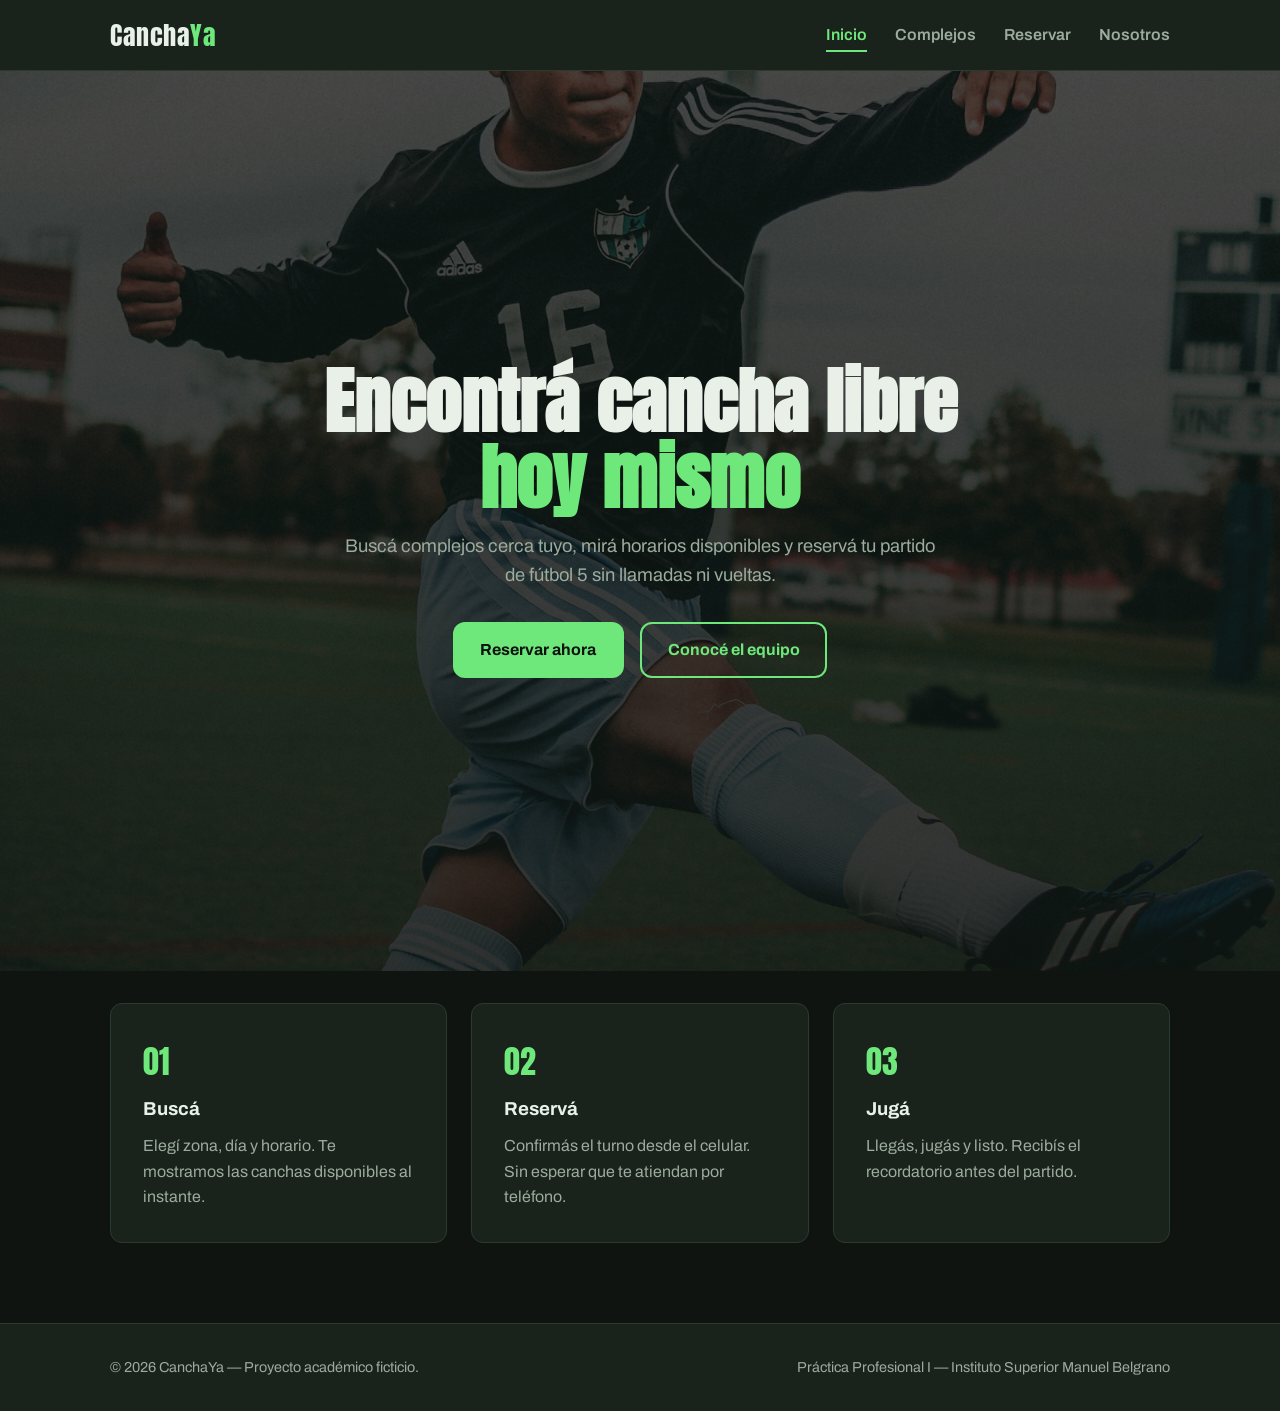
<file: index.html>
<!DOCTYPE html>
<!-- =========================================================================
     PÁGINA: Inicio (index.html)
     RESPONSABLE: [FED] Federico Cabrera — Frontend / HTML
     QUÉ HACE: estructura semántica base, header y footer comunes, y el "hero"
               de bienvenida. El contenido/mensajes los define [GON] Gonzalo.
     ========================================================================= -->
<html lang="es">
<head>
  <meta charset="UTF-8">                                  <!-- acentos y ñ -->
  <meta name="viewport" content="width=device-width, initial-scale=1.0"> <!-- responsive -->
  <!-- [GUS] meta author: autoría de esta página (requisito de rúbrica) -->
  <meta name="author" content="Federico Cabrera">
  <meta name="description" content="CanchaYa: reservá tu cancha de fútbol 5 en Mendoza en segundos.">
  <title>CanchaYa — Reservá tu cancha en segundos</title>

  <link rel="preconnect" href="https://fonts.googleapis.com">
  <link rel="preconnect" href="https://fonts.gstatic.com" crossorigin>
  <link href="https://fonts.googleapis.com/css2?family=Anton&family=Archivo:wght@400;600;700&display=swap" rel="stylesheet">
  <link rel="stylesheet" href="css/estilos.css">
</head>

<body>

  <!-- [FED] HEADER común (se repite igual en las 4 páginas) -->
  <header class="cabecera">
    <div class="contenedor">
      <a href="index.html" class="logo">Cancha<span>Ya</span></a>
      <!-- [FED] botón hamburguesa: solo visible en móvil (ver CSS) -->
      <button class="hamburguesa" aria-label="Abrir menú">&#9776;</button>
      <nav>
        <ul class="menu">
          <li><a href="index.html" class="activo">Inicio</a></li>
          <li><a href="complejos.html">Complejos</a></li>
          <li><a href="reservar.html">Reservar</a></li>
          <li><a href="nosotros.html">Nosotros</a></li>
        </ul>
      </nav>
    </div>
  </header>

  <main>
    <!-- [FED] estructura del hero | [GON] textos del hero -->
    <section class="hero">
      <div class="contenedor hero-contenido">
        <h1>Encontrá cancha libre <span>hoy mismo</span></h1>
        <p>
          Buscá complejos cerca tuyo, mirá horarios disponibles y reservá
          tu partido de fútbol 5 sin llamadas ni vueltas.
        </p>
        <div class="hero-acciones">
          <a href="reservar.html" class="boton boton-primario">Reservar ahora</a>
          <a href="nosotros.html" class="boton boton-secundario">Conocé el equipo</a>
        </div>
      </div>
    </section>

    <!-- [GON] sección "cómo funciona" en 3 pasos -->
    <section class="contenedor">
      <div class="tarjetas">
        <article class="tarjeta">
          <div class="numero">01</div>
          <h3>Buscá</h3>
          <p>Elegí zona, día y horario. Te mostramos las canchas disponibles al instante.</p>
        </article>
        <article class="tarjeta">
          <div class="numero">02</div>
          <h3>Reservá</h3>
          <p>Confirmás el turno desde el celular. Sin esperar que te atiendan por teléfono.</p>
        </article>
        <article class="tarjeta">
          <div class="numero">03</div>
          <h3>Jugá</h3>
          <p>Llegás, jugás y listo. Recibís el recordatorio antes del partido.</p>
        </article>
      </div>
    </section>
  </main>

  <!-- [FED] FOOTER común -->
  <footer class="pie">
    <div class="contenedor">
      <span>© 2026 CanchaYa — Proyecto académico ficticio.</span>
      <span>Práctica Profesional I — Instituto Superior Manuel Belgrano</span>
    </div>
  </footer>

  <!-- [FED] script del menú hamburguesa -->
  <script src="js/menu.js"></script>
</body>
</html>
</file>
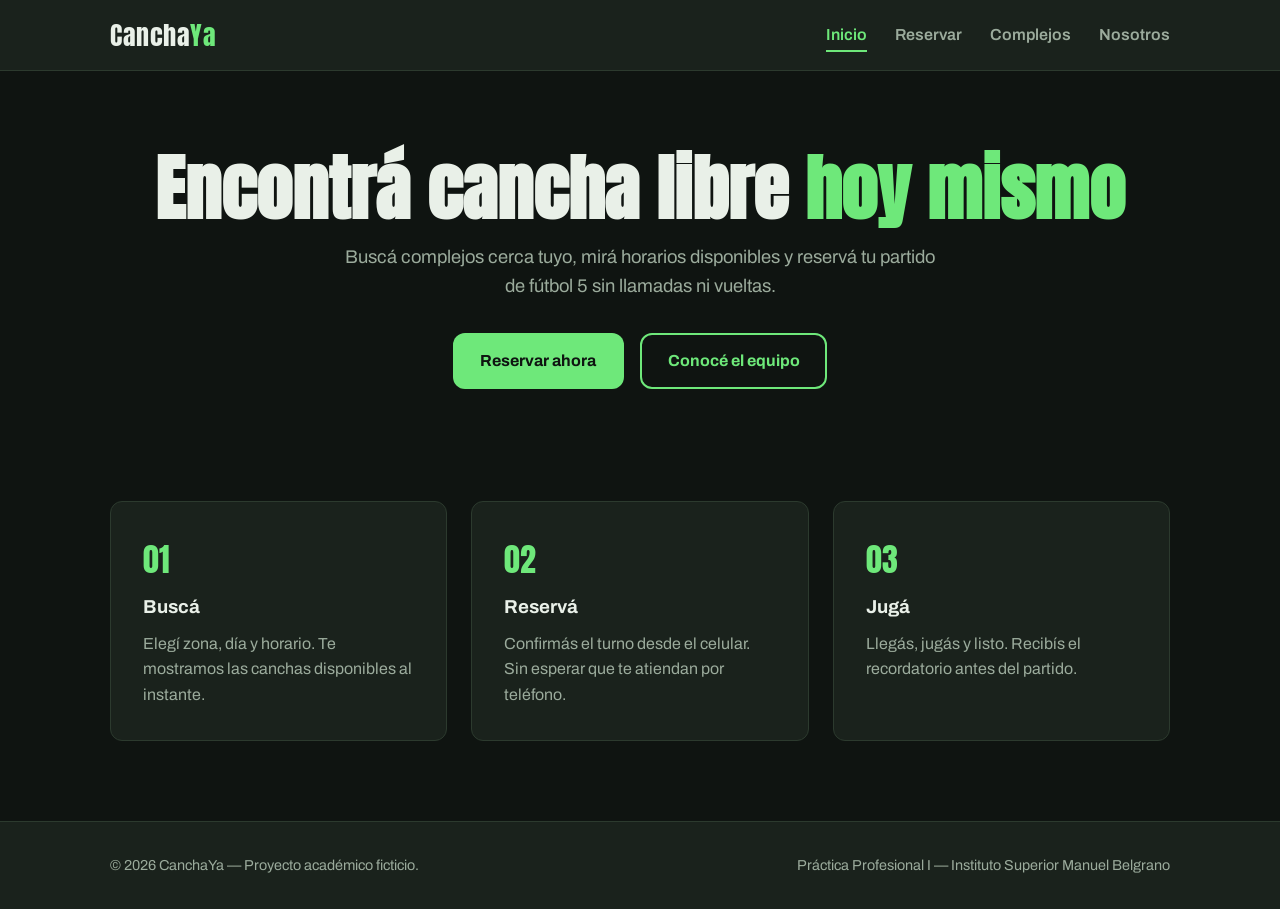
<file: canchaya/index.html>
<!DOCTYPE html>
<!-- =========================================================================
     PÁGINA: Inicio (index.html)
     RESPONSABLE: [FED] Federico Cabrera — Frontend / HTML
     QUÉ HACE: estructura semántica base, header y footer comunes, y el "hero"
               de bienvenida. El contenido/mensajes los define [GON] Gonzalo.
     ========================================================================= -->
<html lang="es">
<head>
  <meta charset="UTF-8">                                  <!-- acentos y ñ -->
  <meta name="viewport" content="width=device-width, initial-scale=1.0"> <!-- responsive -->
  <!-- [GUS] meta author: autoría de esta página (requisito de rúbrica) -->
  <meta name="author" content="Federico Cabrera">
  <meta name="description" content="CanchaYa: reservá tu cancha de fútbol 5 en Mendoza en segundos.">
  <title>CanchaYa — Reservá tu cancha en segundos</title>

  <link rel="preconnect" href="https://fonts.googleapis.com">
  <link rel="preconnect" href="https://fonts.gstatic.com" crossorigin>
  <link href="https://fonts.googleapis.com/css2?family=Anton&family=Archivo:wght@400;600;700&display=swap" rel="stylesheet">
  <link rel="stylesheet" href="css/estilos.css">
</head>

<body>

  <!-- [FED] HEADER común (se repite igual en las 4 páginas) -->
  <header class="cabecera">
    <div class="contenedor">
      <a href="index.html" class="logo">Cancha<span>Ya</span></a>
      <!-- [FED] botón hamburguesa: solo visible en móvil (ver CSS) -->
      <button class="hamburguesa" aria-label="Abrir menú">&#9776;</button>
      <nav>
        <ul class="menu">
          <li><a href="index.html" class="activo">Inicio</a></li>
          <li><a href="reservar.html">Reservar</a></li>
          <li><a href="complejos.html">Complejos</a></li>
          <li><a href="nosotros.html">Nosotros</a></li>
        </ul>
      </nav>
    </div>
  </header>

  <main>
    <!-- [FED] estructura del hero | [GON] textos del hero -->
    <section class="hero">
      <div class="contenedor">
        <h1>Encontrá cancha libre <span>hoy mismo</span></h1>
        <p>
          Buscá complejos cerca tuyo, mirá horarios disponibles y reservá
          tu partido de fútbol 5 sin llamadas ni vueltas.
        </p>
        <div class="hero-acciones">
          <a href="reservar.html" class="boton boton-primario">Reservar ahora</a>
          <a href="nosotros.html" class="boton boton-secundario">Conocé el equipo</a>
        </div>
      </div>
    </section>

    <!-- [GON] sección "cómo funciona" en 3 pasos -->
    <section class="contenedor">
      <div class="tarjetas">
        <article class="tarjeta">
          <div class="numero">01</div>
          <h3>Buscá</h3>
          <p>Elegí zona, día y horario. Te mostramos las canchas disponibles al instante.</p>
        </article>
        <article class="tarjeta">
          <div class="numero">02</div>
          <h3>Reservá</h3>
          <p>Confirmás el turno desde el celular. Sin esperar que te atiendan por teléfono.</p>
        </article>
        <article class="tarjeta">
          <div class="numero">03</div>
          <h3>Jugá</h3>
          <p>Llegás, jugás y listo. Recibís el recordatorio antes del partido.</p>
        </article>
      </div>
    </section>
  </main>

  <!-- [FED] FOOTER común -->
  <footer class="pie">
    <div class="contenedor">
      <span>© 2026 CanchaYa — Proyecto académico ficticio.</span>
      <span>Práctica Profesional I — Instituto Superior Manuel Belgrano</span>
    </div>
  </footer>

  <!-- [FED] script del menú hamburguesa -->
  <script src="js/menu.js"></script>
</body>
</html>
</file>
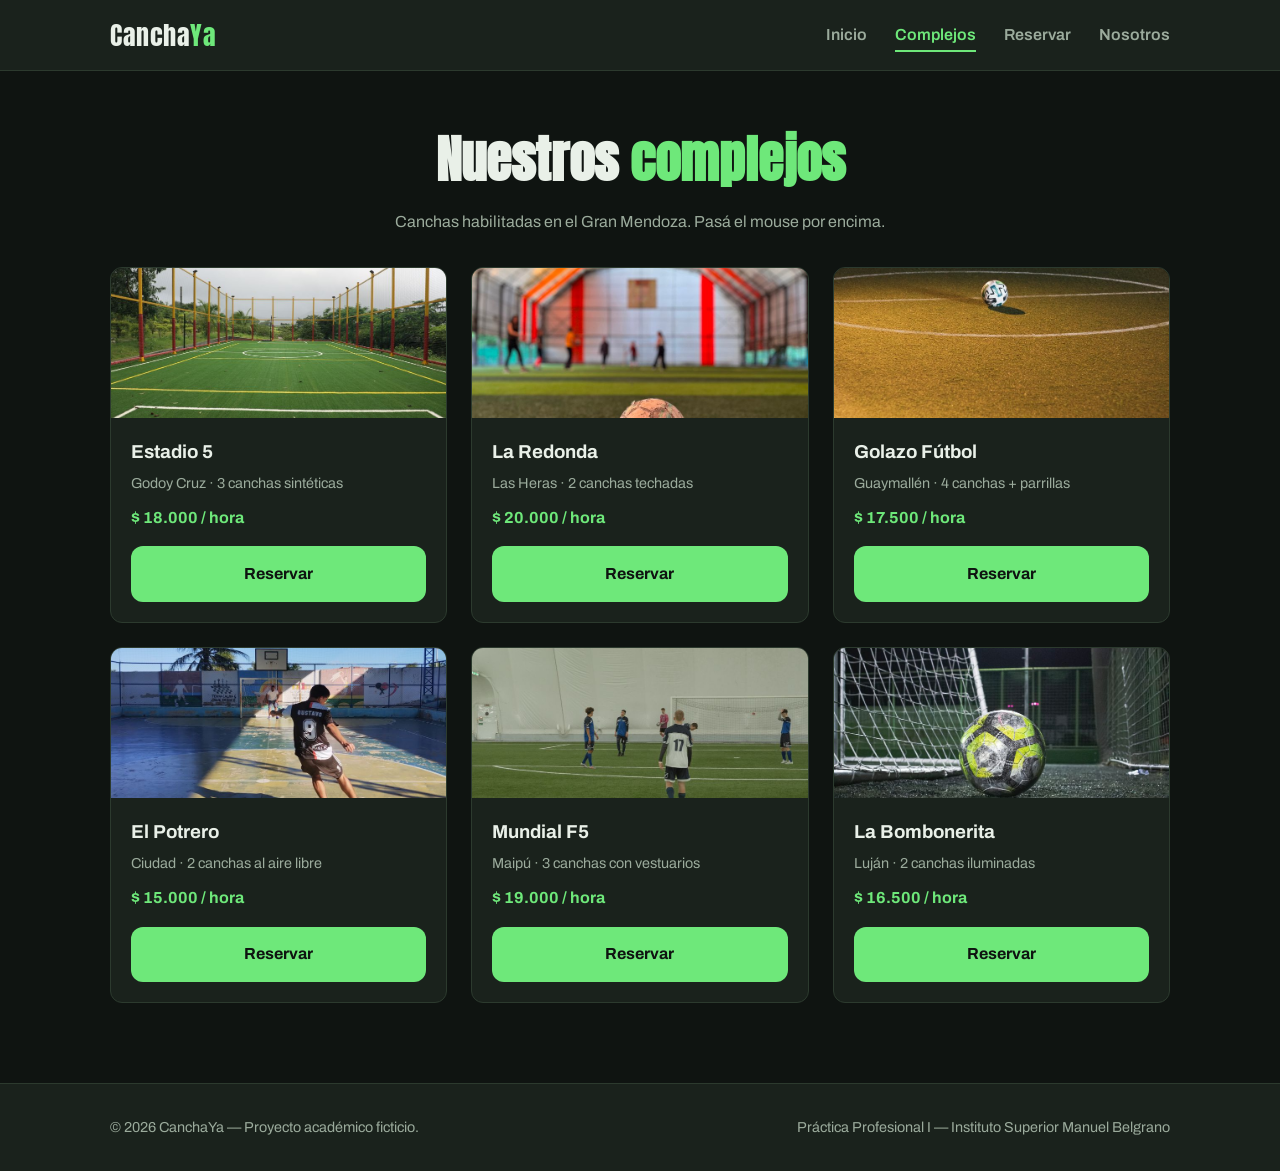
<file: complejos.html>
<!DOCTYPE html>
<!-- =========================================================================
     PÁGINA: Complejos (complejos.html)
     RESPONSABLE: [GON] Gonzalo Tapia — Contenido / UX
     QUÉ HACE: listado de complejos ficticios en tarjetas. Contenido y orden
     visual son decisión de UX. La estructura común es de [FED] Federico.
     ========================================================================= -->
<html lang="es">
<head>
  <meta charset="UTF-8">
  <meta name="viewport" content="width=device-width, initial-scale=1.0">
  <!-- [GUS] meta author -->
  <meta name="author" content="Gonzalo Tapia">
  <meta name="description" content="Complejos de fútbol 5 disponibles en CanchaYa.">
  <title>Complejos — CanchaYa</title>
  <link rel="preconnect" href="https://fonts.googleapis.com">
  <link rel="preconnect" href="https://fonts.gstatic.com" crossorigin>
  <link href="https://fonts.googleapis.com/css2?family=Anton&family=Archivo:wght@400;600;700&display=swap" rel="stylesheet">
  <link rel="stylesheet" href="css/estilos.css">
</head>

<body>

  <!-- [FED] HEADER común -->
  <header class="cabecera">
    <div class="contenedor">
      <a href="index.html" class="logo">Cancha<span>Ya</span></a>
      <button class="hamburguesa" aria-label="Abrir menú">&#9776;</button>
      <nav>
        <ul class="menu">
          <li><a href="index.html">Inicio</a></li>
          <li><a href="complejos.html" class="activo">Complejos</a></li>
          <li><a href="reservar.html">Reservar</a></li>
          <li><a href="nosotros.html">Nosotros</a></li>
        </ul>
      </nav>
    </div>
  </header>

  <main>
    <section class="encabezado-pagina">
      <div class="contenedor">
        <h1>Nuestros <span>complejos</span></h1>
        <p>Canchas habilitadas en el Gran Mendoza. Pasá el mouse por encima.</p>
      </div>
    </section>

    <!-- [GON] grilla de complejos (contenido ficticio) -->
    <section class="contenedor">
      <div class="grilla-complejos">

        <article class="complejo">
          <img class="foto" src="assets/images/canchas/cancha1.jpg" alt="Cancha sintética de Estadio 5">
          <div class="info">
            <h3>Estadio 5</h3>
            <p class="dato">Godoy Cruz · 3 canchas sintéticas</p>
            <p class="precio">$ 18.000 / hora</p>
            <a class="boton boton-primario" href="reservar.html">Reservar</a>
          </div>
        </article>

        <article class="complejo">
          <img class="foto" src="assets/images/canchas/cancha2.jpg" alt="Cancha techada de La Redonda">
          <div class="info">
            <h3>La Redonda</h3>
            <p class="dato">Las Heras · 2 canchas techadas</p>
            <p class="precio">$ 20.000 / hora</p>
            <a class="boton boton-primario" href="reservar.html">Reservar</a>
          </div>
        </article>

        <article class="complejo">
          <img class="foto" src="assets/images/canchas/cancha3.jpg" alt="Cancha de Golazo Fútbol">
          <div class="info">
            <h3>Golazo Fútbol</h3>
            <p class="dato">Guaymallén · 4 canchas + parrillas</p>
            <p class="precio">$ 17.500 / hora</p>
            <a class="boton boton-primario" href="reservar.html">Reservar</a>
          </div>
        </article>

        <article class="complejo">
          <img class="foto" src="assets/images/canchas/cancha4.jpg" alt="Cancha al aire libre de El Potrero">
          <div class="info">
            <h3>El Potrero</h3>
            <p class="dato">Ciudad · 2 canchas al aire libre</p>
            <p class="precio">$ 15.000 / hora</p>
            <a class="boton boton-primario" href="reservar.html">Reservar</a>
          </div>
        </article>

        <article class="complejo">
          <img class="foto" src="assets/images/canchas/cancha5.jpg" alt="Cancha con vestuarios de Mundial F5">
          <div class="info">
            <h3>Mundial F5</h3>
            <p class="dato">Maipú · 3 canchas con vestuarios</p>
            <p class="precio">$ 19.000 / hora</p>
            <a class="boton boton-primario" href="reservar.html">Reservar</a>
          </div>
        </article>

        <article class="complejo">
          <img class="foto" src="assets/images/canchas/cancha6.jpg" alt="Cancha iluminada de La Bombonerita">
          <div class="info">
            <h3>La Bombonerita</h3>
            <p class="dato">Luján · 2 canchas iluminadas</p>
            <p class="precio">$ 16.500 / hora</p>
            <a class="boton boton-primario" href="reservar.html">Reservar</a>
          </div>
        </article>

      </div>
    </section>
  </main>

  <!-- [FED] FOOTER común -->
  <footer class="pie">
    <div class="contenedor">
      <span>© 2026 CanchaYa — Proyecto académico ficticio.</span>
      <span>Práctica Profesional I — Instituto Superior Manuel Belgrano</span>
    </div>
  </footer>

  <script src="js/menu.js"></script>
</body>
</html>
</file>
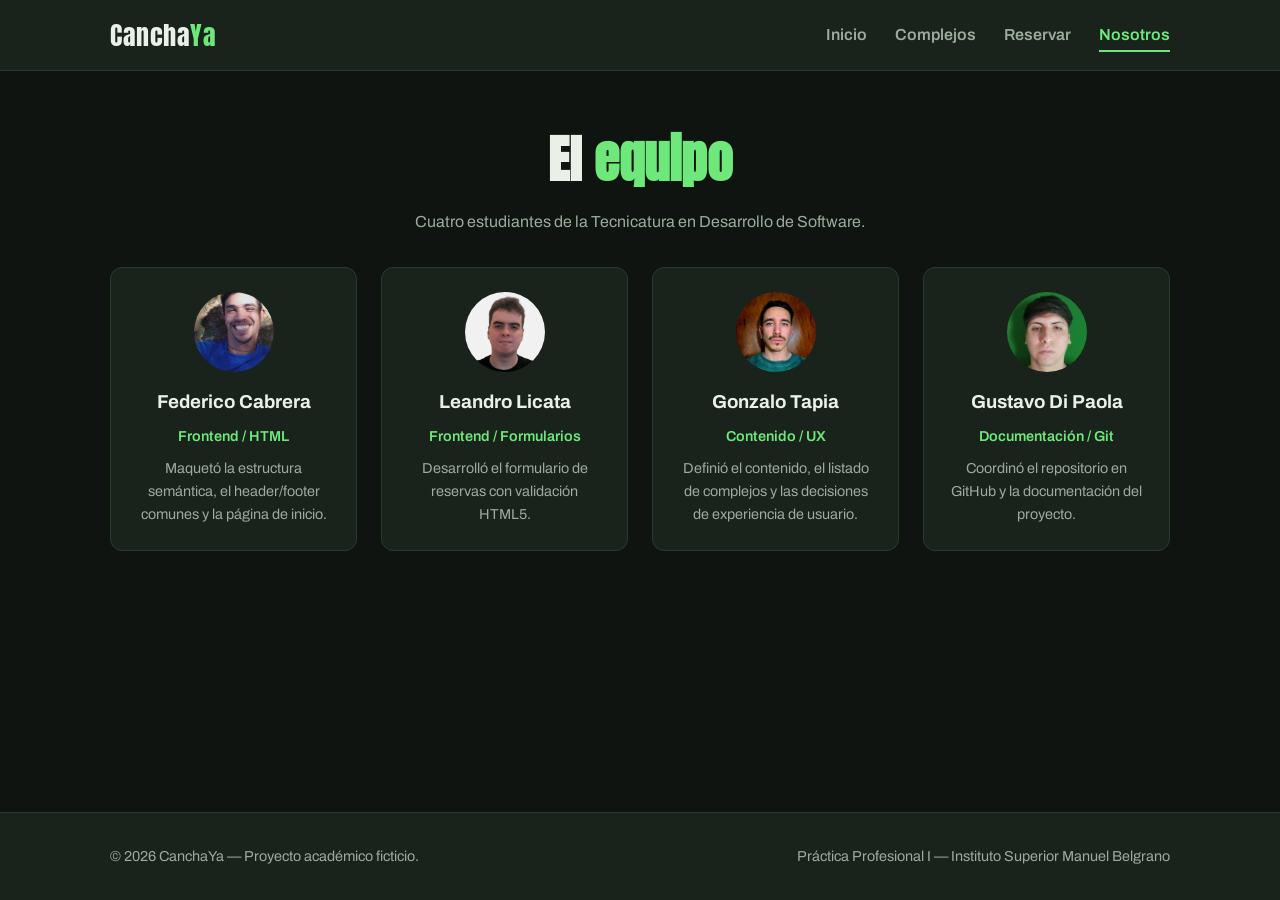
<file: nosotros.html>
<!DOCTYPE html>
<!-- =========================================================================
     PÁGINA: Nosotros (nosotros.html)
     RESPONSABLE: [GUS] Gustavo Di Paola — Documentación / Git
     QUÉ HACE: presenta al equipo y sus roles. Sirve de base para las "fichas
     de desarrolladores" que van en el PDF. Contenido afinado con [GON].
     ========================================================================= -->
<html lang="es">
<head>
  <meta charset="UTF-8">
  <meta name="viewport" content="width=device-width, initial-scale=1.0">
  <!-- [GUS] meta author -->
  <meta name="author" content="Gustavo Di Paola">
  <meta name="description" content="El equipo detrás de CanchaYa.">
  <title>Nosotros — CanchaYa</title>
  <link rel="preconnect" href="https://fonts.googleapis.com">
  <link rel="preconnect" href="https://fonts.gstatic.com" crossorigin>
  <link href="https://fonts.googleapis.com/css2?family=Anton&family=Archivo:wght@400;600;700&display=swap" rel="stylesheet">
  <link rel="stylesheet" href="css/estilos.css">
</head>

<body>

  <!-- [FED] HEADER común -->
  <header class="cabecera">
    <div class="contenedor">
      <a href="index.html" class="logo">Cancha<span>Ya</span></a>
      <button class="hamburguesa" aria-label="Abrir menú">&#9776;</button>
      <nav>
        <ul class="menu">
          <li><a href="index.html">Inicio</a></li>
          <li><a href="complejos.html">Complejos</a></li>
          <li><a href="reservar.html">Reservar</a></li>
          <li><a href="nosotros.html" class="activo">Nosotros</a></li>
        </ul>
      </nav>
    </div>
  </header>

  <main>
    <section class="encabezado-pagina">
      <div class="contenedor">
        <h1>El <span>equipo</span></h1>
        <p>Cuatro estudiantes de la Tecnicatura en Desarrollo de Software.</p>
      </div>
    </section>

    <!-- [GUS] fichas del equipo (cada una refleja el rol real) -->
    <section class="contenedor">
      <div class="grilla-equipo">

        <article class="miembro">
          <img class="avatar" src="assets/images/equipo/federico.jpg" alt="Federico Cabrera">
          <h3>Federico Cabrera</h3>
          <p class="rol">Frontend / HTML</p>
          <p>Maquetó la estructura semántica, el header/footer comunes y la página de inicio.</p>
        </article>

        <article class="miembro">
          <img class="avatar" src="assets/images/equipo/leandro.jpeg" alt="Leandro Licata">
          <h3>Leandro Licata</h3>
          <p class="rol">Frontend / Formularios</p>
          <p>Desarrolló el formulario de reservas con validación HTML5.</p>
        </article>

        <article class="miembro">
          <img class="avatar" src="assets/images/equipo/gonzalo.jpeg" alt="Gonzalo Tapia">
          <h3>Gonzalo Tapia</h3>
          <p class="rol">Contenido / UX</p>
          <p>Definió el contenido, el listado de complejos y las decisiones de experiencia de usuario.</p>
        </article>

        <article class="miembro">
          <img class="avatar" src="assets/images/equipo/gustavo.jpeg" alt="Gustavo Di Paola">
          <h3>Gustavo Di Paola</h3>
          <p class="rol">Documentación / Git</p>
          <p>Coordinó el repositorio en GitHub y la documentación del proyecto.</p>
        </article>

      </div>
    </section>
  </main>

  <!-- [FED] FOOTER común -->
  <footer class="pie">
    <div class="contenedor">
      <span>© 2026 CanchaYa — Proyecto académico ficticio.</span>
      <span>Práctica Profesional I — Instituto Superior Manuel Belgrano</span>
    </div>
  </footer>

  <script src="js/menu.js"></script>
</body>
</html>
</file>
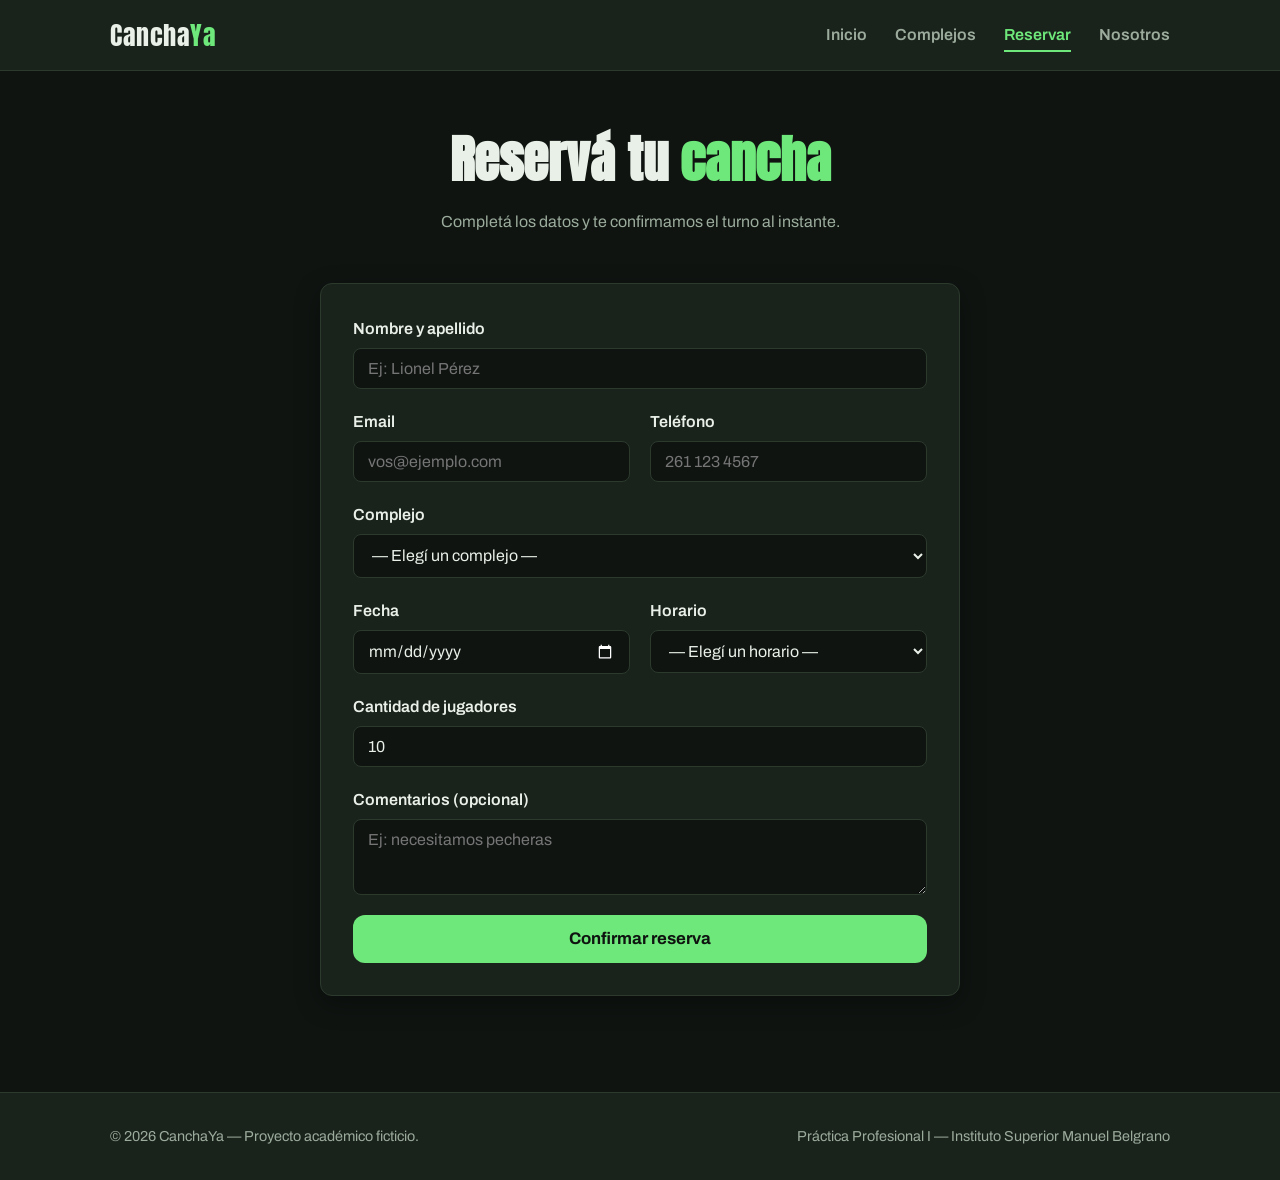
<file: reservar.html>
<!DOCTYPE html>
<!-- =========================================================================
     PÁGINA: Reservar (reservar.html)
     RESPONSABLE: [LEA] Leandro Licata — Frontend / Formularios
     QUÉ HACE: formulario de reserva con validación nativa de HTML5 (sin JS).
     El header/footer son la estructura común de [FED] Federico.
     ========================================================================= -->
<html lang="es">
<head>
  <meta charset="UTF-8">
  <meta name="viewport" content="width=device-width, initial-scale=1.0">
  <!-- [GUS] meta author -->
  <meta name="author" content="Leandro Licata">
  <meta name="description" content="Reservá tu cancha de fútbol 5 en CanchaYa.">
  <title>Reservar — CanchaYa</title>
  <link rel="preconnect" href="https://fonts.googleapis.com">
  <link rel="preconnect" href="https://fonts.gstatic.com" crossorigin>
  <link href="https://fonts.googleapis.com/css2?family=Anton&family=Archivo:wght@400;600;700&display=swap" rel="stylesheet">
  <link rel="stylesheet" href="css/estilos.css">
</head>

<body>

  <!-- [FED] HEADER común -->
  <header class="cabecera">
    <div class="contenedor">
      <a href="index.html" class="logo">Cancha<span>Ya</span></a>
      <button class="hamburguesa" aria-label="Abrir menú">&#9776;</button>
      <nav>
        <ul class="menu">
          <li><a href="index.html">Inicio</a></li>
          <li><a href="complejos.html">Complejos</a></li>
          <li><a href="reservar.html" class="activo">Reservar</a></li>
          <li><a href="nosotros.html">Nosotros</a></li>
        </ul>
      </nav>
    </div>
  </header>

  <main>
    <section class="encabezado-pagina">
      <div class="contenedor">
        <h1>Reservá tu <span>cancha</span></h1>
        <p>Completá los datos y te confirmamos el turno al instante.</p>
      </div>
    </section>

    <!-- [LEA] FORMULARIO con validación HTML5.
         required = obligatorio | type=email valida formato | min/max acotan
         valores | minlength exige largo mínimo. El navegador muestra los errores. -->
    <section class="contenedor">
      <form class="formulario" action="#" method="post">

        <div class="campo">
          <label for="nombre">Nombre y apellido</label>
          <input type="text" id="nombre" name="nombre"
                 placeholder="Ej: Lionel Pérez" required minlength="3">
        </div>

        <div class="fila">
          <div class="campo">
            <label for="email">Email</label>
            <input type="email" id="email" name="email"
                   placeholder="vos@ejemplo.com" required>
          </div>
          <div class="campo">
            <label for="telefono">Teléfono</label>
            <input type="tel" id="telefono" name="telefono"
                   placeholder="261 123 4567" required>
          </div>
        </div>

        <div class="campo">
          <label for="complejo">Complejo</label>
          <select id="complejo" name="complejo" required>
            <option value="">— Elegí un complejo —</option>
            <option value="estadio5">Estadio 5 (Godoy Cruz)</option>
            <option value="laredonda">La Redonda (Las Heras)</option>
            <option value="golazo">Golazo Fútbol (Guaymallén)</option>
            <option value="elpotrero">El Potrero (Ciudad)</option>
            <option value="mundialf5">Mundial F5 (Maipú)</option>
            <option value="labombonerita">La Bombonerita (Luján)</option>
          </select>
        </div>

        <div class="fila">
          <div class="campo">
            <label for="fecha">Fecha</label>
            <input type="date" id="fecha" name="fecha" required>
          </div>
          <div class="campo">
            <label for="hora">Horario</label>
            <select id="hora" name="hora" required>
              <option value="">— Elegí un horario —</option>
              <option>18:00</option>
              <option>19:00</option>
              <option>20:00</option>
              <option>21:00</option>
              <option>22:00</option>
            </select>
          </div>
        </div>

        <div class="campo">
          <label for="jugadores">Cantidad de jugadores</label>
          <input type="number" id="jugadores" name="jugadores"
                 min="2" max="14" value="10" required>
        </div>

        <div class="campo">
          <label for="comentarios">Comentarios (opcional)</label>
          <textarea id="comentarios" name="comentarios" rows="3"
                    placeholder="Ej: necesitamos pecheras"></textarea>
        </div>

        <button type="submit" class="boton boton-primario">Confirmar reserva</button>
      </form>
    </section>
  </main>

  <!-- [FED] FOOTER común -->
  <footer class="pie">
    <div class="contenedor">
      <span>© 2026 CanchaYa — Proyecto académico ficticio.</span>
      <span>Práctica Profesional I — Instituto Superior Manuel Belgrano</span>
    </div>
  </footer>

  <script src="js/menu.js"></script>
</body>
</html>
</file>
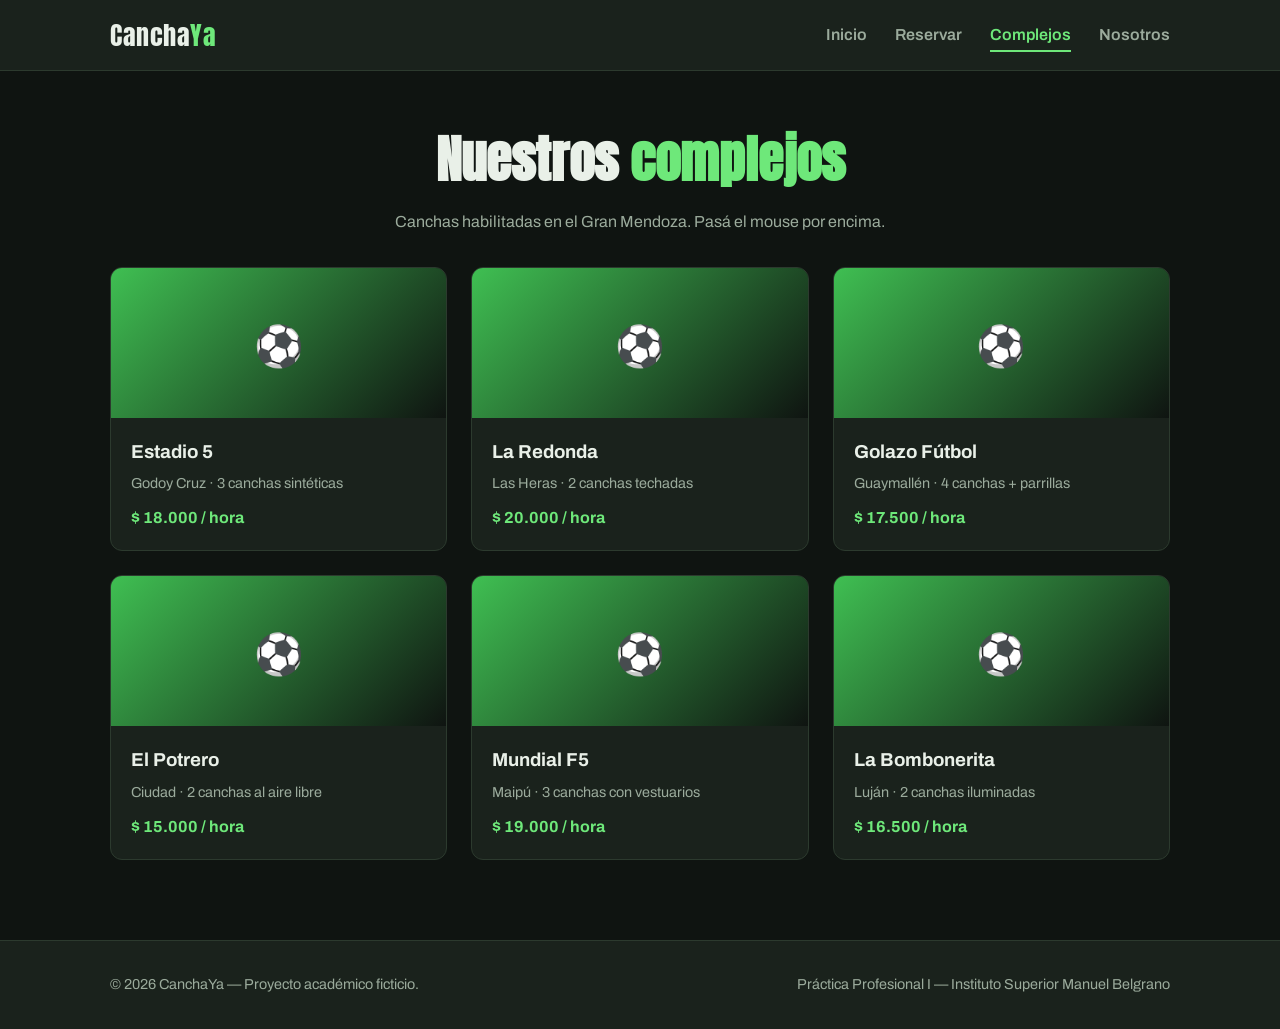
<file: canchaya/complejos.html>
<!DOCTYPE html>
<!-- =========================================================================
     PÁGINA: Complejos (complejos.html)
     RESPONSABLE: [GON] Gonzalo Tapia — Contenido / UX
     QUÉ HACE: listado de complejos ficticios en tarjetas. Contenido y orden
     visual son decisión de UX. La estructura común es de [FED] Federico.
     ========================================================================= -->
<html lang="es">
<head>
  <meta charset="UTF-8">
  <meta name="viewport" content="width=device-width, initial-scale=1.0">
  <!-- [GUS] meta author -->
  <meta name="author" content="Gonzalo Tapia">
  <meta name="description" content="Complejos de fútbol 5 disponibles en CanchaYa.">
  <title>Complejos — CanchaYa</title>
  <link rel="preconnect" href="https://fonts.googleapis.com">
  <link rel="preconnect" href="https://fonts.gstatic.com" crossorigin>
  <link href="https://fonts.googleapis.com/css2?family=Anton&family=Archivo:wght@400;600;700&display=swap" rel="stylesheet">
  <link rel="stylesheet" href="css/estilos.css">
</head>

<body>

  <!-- [FED] HEADER común -->
  <header class="cabecera">
    <div class="contenedor">
      <a href="index.html" class="logo">Cancha<span>Ya</span></a>
      <button class="hamburguesa" aria-label="Abrir menú">&#9776;</button>
      <nav>
        <ul class="menu">
          <li><a href="index.html">Inicio</a></li>
          <li><a href="reservar.html">Reservar</a></li>
          <li><a href="complejos.html" class="activo">Complejos</a></li>
          <li><a href="nosotros.html">Nosotros</a></li>
        </ul>
      </nav>
    </div>
  </header>

  <main>
    <section class="encabezado-pagina">
      <div class="contenedor">
        <h1>Nuestros <span>complejos</span></h1>
        <p>Canchas habilitadas en el Gran Mendoza. Pasá el mouse por encima.</p>
      </div>
    </section>

    <!-- [GON] grilla de complejos (contenido ficticio) -->
    <section class="contenedor">
      <div class="grilla-complejos">

        <article class="complejo">
          <div class="foto">⚽</div>
          <div class="info">
            <h3>Estadio 5</h3>
            <p class="dato">Godoy Cruz · 3 canchas sintéticas</p>
            <p class="precio">$ 18.000 / hora</p>
          </div>
        </article>

        <article class="complejo">
          <div class="foto">⚽</div>
          <div class="info">
            <h3>La Redonda</h3>
            <p class="dato">Las Heras · 2 canchas techadas</p>
            <p class="precio">$ 20.000 / hora</p>
          </div>
        </article>

        <article class="complejo">
          <div class="foto">⚽</div>
          <div class="info">
            <h3>Golazo Fútbol</h3>
            <p class="dato">Guaymallén · 4 canchas + parrillas</p>
            <p class="precio">$ 17.500 / hora</p>
          </div>
        </article>

        <article class="complejo">
          <div class="foto">⚽</div>
          <div class="info">
            <h3>El Potrero</h3>
            <p class="dato">Ciudad · 2 canchas al aire libre</p>
            <p class="precio">$ 15.000 / hora</p>
          </div>
        </article>

        <article class="complejo">
          <div class="foto">⚽</div>
          <div class="info">
            <h3>Mundial F5</h3>
            <p class="dato">Maipú · 3 canchas con vestuarios</p>
            <p class="precio">$ 19.000 / hora</p>
          </div>
        </article>

        <article class="complejo">
          <div class="foto">⚽</div>
          <div class="info">
            <h3>La Bombonerita</h3>
            <p class="dato">Luján · 2 canchas iluminadas</p>
            <p class="precio">$ 16.500 / hora</p>
          </div>
        </article>

      </div>
    </section>
  </main>

  <!-- [FED] FOOTER común -->
  <footer class="pie">
    <div class="contenedor">
      <span>© 2026 CanchaYa — Proyecto académico ficticio.</span>
      <span>Práctica Profesional I — Instituto Superior Manuel Belgrano</span>
    </div>
  </footer>

  <script src="js/menu.js"></script>
</body>
</html>
</file>
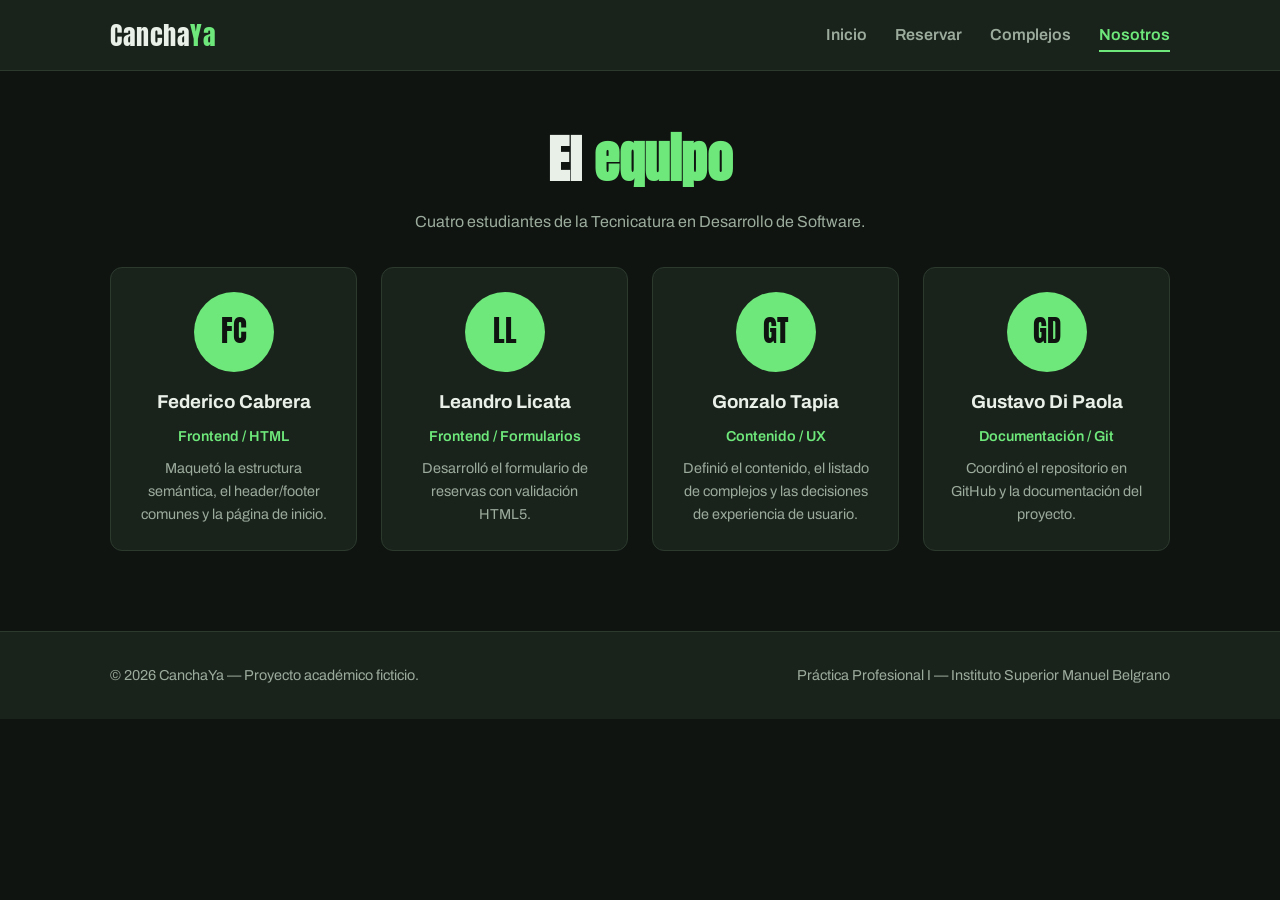
<file: canchaya/nosotros.html>
<!DOCTYPE html>
<!-- =========================================================================
     PÁGINA: Nosotros (nosotros.html)
     RESPONSABLE: [GUS] Gustavo Di Paola — Documentación / Git
     QUÉ HACE: presenta al equipo y sus roles. Sirve de base para las "fichas
     de desarrolladores" que van en el PDF. Contenido afinado con [GON].
     ========================================================================= -->
<html lang="es">
<head>
  <meta charset="UTF-8">
  <meta name="viewport" content="width=device-width, initial-scale=1.0">
  <!-- [GUS] meta author -->
  <meta name="author" content="Gustavo Di Paola">
  <meta name="description" content="El equipo detrás de CanchaYa.">
  <title>Nosotros — CanchaYa</title>
  <link rel="preconnect" href="https://fonts.googleapis.com">
  <link rel="preconnect" href="https://fonts.gstatic.com" crossorigin>
  <link href="https://fonts.googleapis.com/css2?family=Anton&family=Archivo:wght@400;600;700&display=swap" rel="stylesheet">
  <link rel="stylesheet" href="css/estilos.css">
</head>

<body>

  <!-- [FED] HEADER común -->
  <header class="cabecera">
    <div class="contenedor">
      <a href="index.html" class="logo">Cancha<span>Ya</span></a>
      <button class="hamburguesa" aria-label="Abrir menú">&#9776;</button>
      <nav>
        <ul class="menu">
          <li><a href="index.html">Inicio</a></li>
          <li><a href="reservar.html">Reservar</a></li>
          <li><a href="complejos.html">Complejos</a></li>
          <li><a href="nosotros.html" class="activo">Nosotros</a></li>
        </ul>
      </nav>
    </div>
  </header>

  <main>
    <section class="encabezado-pagina">
      <div class="contenedor">
        <h1>El <span>equipo</span></h1>
        <p>Cuatro estudiantes de la Tecnicatura en Desarrollo de Software.</p>
      </div>
    </section>

    <!-- [GUS] fichas del equipo (cada una refleja el rol real) -->
    <section class="contenedor">
      <div class="grilla-equipo">

        <article class="miembro">
          <div class="avatar">FC</div>
          <h3>Federico Cabrera</h3>
          <p class="rol">Frontend / HTML</p>
          <p>Maquetó la estructura semántica, el header/footer comunes y la página de inicio.</p>
        </article>

        <article class="miembro">
          <div class="avatar">LL</div>
          <h3>Leandro Licata</h3>
          <p class="rol">Frontend / Formularios</p>
          <p>Desarrolló el formulario de reservas con validación HTML5.</p>
        </article>

        <article class="miembro">
          <div class="avatar">GT</div>
          <h3>Gonzalo Tapia</h3>
          <p class="rol">Contenido / UX</p>
          <p>Definió el contenido, el listado de complejos y las decisiones de experiencia de usuario.</p>
        </article>

        <article class="miembro">
          <div class="avatar">GD</div>
          <h3>Gustavo Di Paola</h3>
          <p class="rol">Documentación / Git</p>
          <p>Coordinó el repositorio en GitHub y la documentación del proyecto.</p>
        </article>

      </div>
    </section>
  </main>

  <!-- [FED] FOOTER común -->
  <footer class="pie">
    <div class="contenedor">
      <span>© 2026 CanchaYa — Proyecto académico ficticio.</span>
      <span>Práctica Profesional I — Instituto Superior Manuel Belgrano</span>
    </div>
  </footer>

  <script src="js/menu.js"></script>
</body>
</html>
</file>
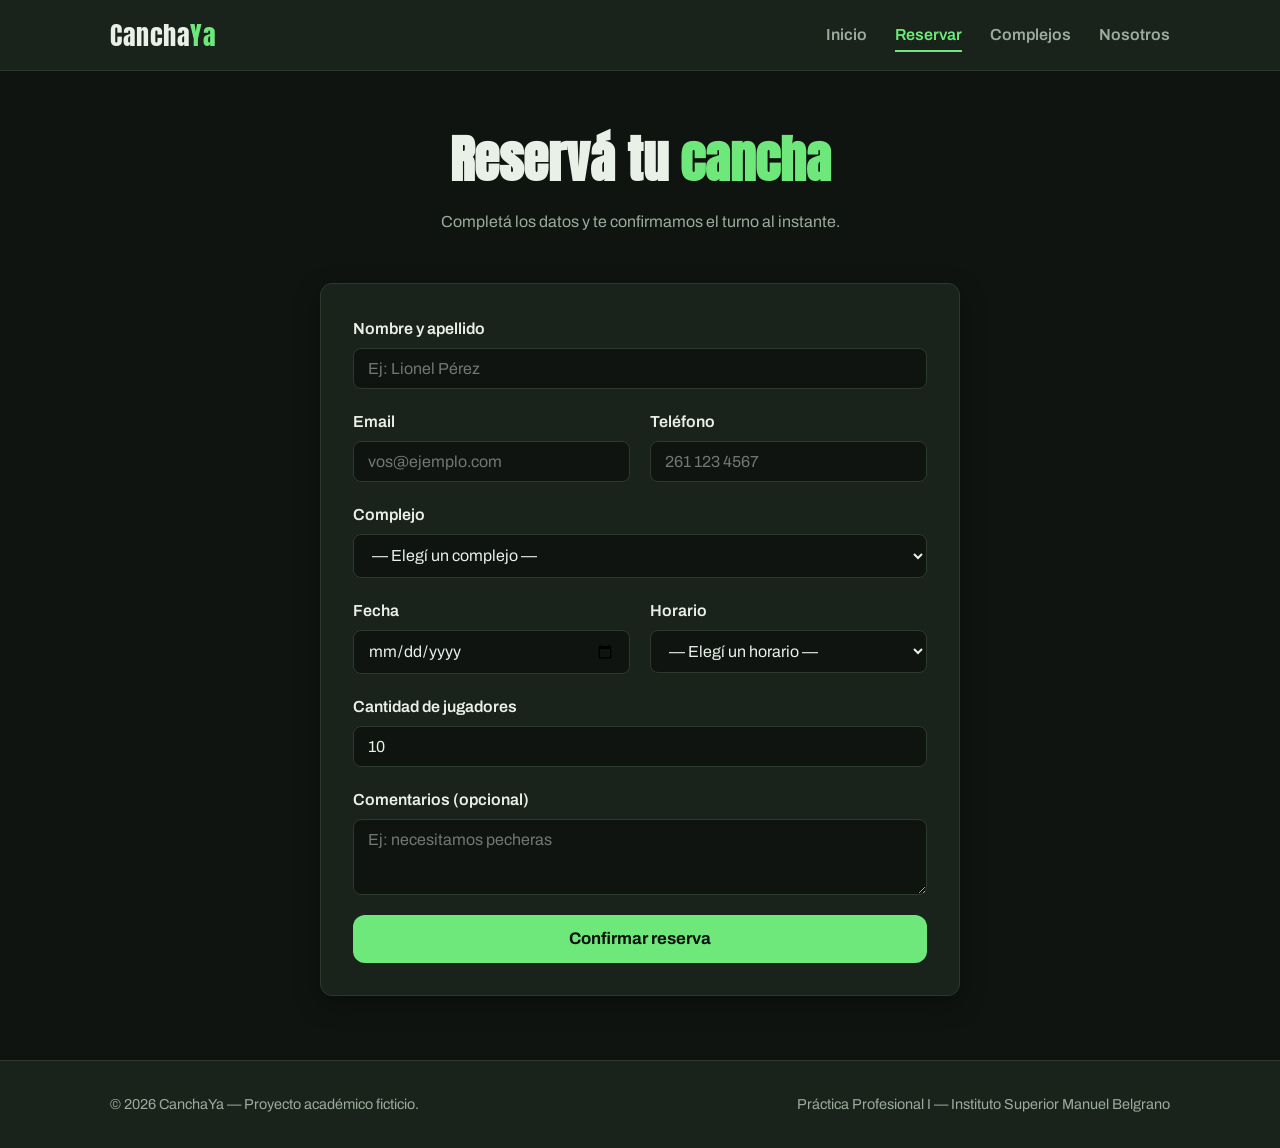
<file: canchaya/reservar.html>
<!DOCTYPE html>
<!-- =========================================================================
     PÁGINA: Reservar (reservar.html)
     RESPONSABLE: [LEA] Leandro Licata — Frontend / Formularios
     QUÉ HACE: formulario de reserva con validación nativa de HTML5 (sin JS).
     El header/footer son la estructura común de [FED] Federico.
     ========================================================================= -->
<html lang="es">
<head>
  <meta charset="UTF-8">
  <meta name="viewport" content="width=device-width, initial-scale=1.0">
  <!-- [GUS] meta author -->
  <meta name="author" content="Leandro Licata">
  <meta name="description" content="Reservá tu cancha de fútbol 5 en CanchaYa.">
  <title>Reservar — CanchaYa</title>
  <link rel="preconnect" href="https://fonts.googleapis.com">
  <link rel="preconnect" href="https://fonts.gstatic.com" crossorigin>
  <link href="https://fonts.googleapis.com/css2?family=Anton&family=Archivo:wght@400;600;700&display=swap" rel="stylesheet">
  <link rel="stylesheet" href="css/estilos.css">
</head>

<body>

  <!-- [FED] HEADER común -->
  <header class="cabecera">
    <div class="contenedor">
      <a href="index.html" class="logo">Cancha<span>Ya</span></a>
      <button class="hamburguesa" aria-label="Abrir menú">&#9776;</button>
      <nav>
        <ul class="menu">
          <li><a href="index.html">Inicio</a></li>
          <li><a href="reservar.html" class="activo">Reservar</a></li>
          <li><a href="complejos.html">Complejos</a></li>
          <li><a href="nosotros.html">Nosotros</a></li>
        </ul>
      </nav>
    </div>
  </header>

  <main>
    <section class="encabezado-pagina">
      <div class="contenedor">
        <h1>Reservá tu <span>cancha</span></h1>
        <p>Completá los datos y te confirmamos el turno al instante.</p>
      </div>
    </section>

    <!-- [LEA] FORMULARIO con validación HTML5.
         required = obligatorio | type=email valida formato | min/max acotan
         valores | minlength exige largo mínimo. El navegador muestra los errores. -->
    <section class="contenedor">
      <form class="formulario" action="#" method="post">

        <div class="campo">
          <label for="nombre">Nombre y apellido</label>
          <input type="text" id="nombre" name="nombre"
                 placeholder="Ej: Lionel Pérez" required minlength="3">
        </div>

        <div class="fila">
          <div class="campo">
            <label for="email">Email</label>
            <input type="email" id="email" name="email"
                   placeholder="vos@ejemplo.com" required>
          </div>
          <div class="campo">
            <label for="telefono">Teléfono</label>
            <input type="tel" id="telefono" name="telefono"
                   placeholder="261 123 4567" required>
          </div>
        </div>

        <div class="campo">
          <label for="complejo">Complejo</label>
          <select id="complejo" name="complejo" required>
            <option value="">— Elegí un complejo —</option>
            <option value="estadio5">Estadio 5 (Godoy Cruz)</option>
            <option value="laredonda">La Redonda (Las Heras)</option>
            <option value="golazo">Golazo Fútbol (Guaymallén)</option>
          </select>
        </div>

        <div class="fila">
          <div class="campo">
            <label for="fecha">Fecha</label>
            <input type="date" id="fecha" name="fecha" required>
          </div>
          <div class="campo">
            <label for="hora">Horario</label>
            <select id="hora" name="hora" required>
              <option value="">— Elegí un horario —</option>
              <option>18:00</option>
              <option>19:00</option>
              <option>20:00</option>
              <option>21:00</option>
              <option>22:00</option>
            </select>
          </div>
        </div>

        <div class="campo">
          <label for="jugadores">Cantidad de jugadores</label>
          <input type="number" id="jugadores" name="jugadores"
                 min="2" max="14" value="10" required>
        </div>

        <div class="campo">
          <label for="comentarios">Comentarios (opcional)</label>
          <textarea id="comentarios" name="comentarios" rows="3"
                    placeholder="Ej: necesitamos pecheras"></textarea>
        </div>

        <button type="submit" class="boton boton-primario">Confirmar reserva</button>
      </form>
    </section>
  </main>

  <!-- [FED] FOOTER común -->
  <footer class="pie">
    <div class="contenedor">
      <span>© 2026 CanchaYa — Proyecto académico ficticio.</span>
      <span>Práctica Profesional I — Instituto Superior Manuel Belgrano</span>
    </div>
  </footer>

  <script src="js/menu.js"></script>
</body>
</html>
</file>
<file: css/estilos.css>
/* =========================================================================
   CanchaYa — Hoja de estilos compartida (la importan TODAS las páginas).
   -------------------------------------------------------------------------
   MAPA DE RESPONSABILIDADES (para Gustavo / documentación):
     [FED] Federico Cabrera  — Frontend / HTML  (base, layout, header/footer)
     [LEA] Leandro Licata    — Frontend / Formularios
     [GON] Gonzalo Tapia     — Contenido / UX
     [GUS] Gustavo Di Paola  — Documentación / Git
   Cada sección de abajo está etiquetada con la sigla del responsable.
   ========================================================================= */


/* ===== [FED] TOKENS DE DISEÑO =============================================
   Variables CSS reutilizables. Cambiando un valor acá cambia todo el sitio.
   Esto ADEMÁS es la guía de estilo que va en el PDF (colores y tipografías). */
:root {
  --color-fondo:        #0f1411;  /* fondo principal (verde casi negro) */
  --color-superficie:   #1a221c;  /* tarjetas y bloques */
  --color-texto:        #e9f0e8;  /* texto sobre fondo oscuro */
  --color-texto-suave:  #9bab9c;  /* texto secundario */
  --color-acento:       #6ee87a;  /* verde césped, color de marca */
  --color-acento-fuerte:#3fbf52;  /* hover del acento */
  --color-borde:        #2c3a2e;

  --fuente-titulo: "Anton", sans-serif;    /* títulos */
  --fuente-texto:  "Archivo", sans-serif;  /* texto */

  --radio:   12px;
  --sombra:  0 8px 24px rgba(0, 0, 0, .35);
  --ancho-max: 1100px;
}

/* ===== [FED] RESET Y BASE =================================================
   Emparejamos los márgenes por defecto del navegador para arrancar de cero. */
* {
  margin: 0;
  padding: 0;
  box-sizing: border-box; /* el padding no agranda el ancho del elemento */
}
body {
  font-family: var(--fuente-texto);
  background-color: var(--color-fondo);
  color: var(--color-texto);
  line-height: 1.6;
  display: flex;
  flex-direction: column;
  min-height: 100vh;
}
main {
  flex: 1;
}

/* ===== [FED] CONTENEDOR ===================================================
   Clase reutilizable que centra el contenido y le da un ancho máximo. */
.contenedor {
  max-width: var(--ancho-max);
  margin: 0 auto;
  padding: 0 1.25rem;
}

/* ===== [FED] HEADER Y NAVEGACIÓN ==========================================
   Estructura común a todas las páginas: logo a la izquierda, menú a la der. */
.cabecera {
  background-color: var(--color-superficie);
  border-bottom: 1px solid var(--color-borde);
  position: sticky;  /* queda fija arriba al hacer scroll */
  top: 0;
  z-index: 10;
}
.cabecera .contenedor {
  display: flex;
  align-items: center;
  justify-content: space-between;
  height: 70px;
}
.logo {
  font-family: var(--fuente-titulo);
  font-size: 1.6rem;
  letter-spacing: .5px;
  color: var(--color-texto);
  text-decoration: none;
}
.logo span { color: var(--color-acento); }

.menu {
  display: flex;
  gap: 1.75rem;
  list-style: none;
}
.menu a {
  color: var(--color-texto-suave);
  text-decoration: none;
  font-weight: 600;
  padding: .4rem 0;
  transition: color .2s ease;
}
.menu a:hover { color: var(--color-acento); }  /* :hover pedido por rúbrica */

/* [GON] Decisión de UX: resaltar la página en la que estás parado. */
.menu a.activo {
  color: var(--color-acento);
  border-bottom: 2px solid var(--color-acento);
}

/* ===== [FED] BOTONES ======================================================
   Botón primario y secundario = componentes de la guía de estilo. */
.boton {
  display: inline-block;
  font-family: var(--fuente-texto);
  font-weight: 700;
  padding: .8rem 1.6rem;
  border-radius: var(--radio);
  border: 2px solid transparent;
  cursor: pointer;
  text-decoration: none;
  transition: transform .15s ease, background-color .2s ease;
}
.boton-primario { background-color: var(--color-acento); color: var(--color-fondo); }
.boton-primario:hover {
  background-color: var(--color-acento-fuerte);
  transform: translateY(-2px);
}
.boton-secundario {
  background-color: transparent;
  color: var(--color-acento);
  border-color: var(--color-acento);
}
.boton-secundario:hover { background-color: var(--color-acento); color: var(--color-fondo); }

/* ===== [FED] FOOTER =======================================================
   Pie común a todas las páginas. */
.pie {
  background-color: var(--color-superficie);
  border-top: 1px solid var(--color-borde);
  margin-top: 4rem;
  padding: 2rem 0;
  color: var(--color-texto-suave);
  font-size: .9rem;
}
.pie .contenedor {
  display: flex;
  flex-wrap: wrap;
  justify-content: space-between;
  gap: 1rem;
}

/* [FED + GON] PÁGINA DE INICIO =======================================
   [FED] arma el layout del hero; [GON] define el contenido/mensajes. */
.hero {
    min-height: 100vh;
    display: flex;
    align-items: center;
    justify-content: center;
    text-align: center;
    background: linear-gradient(rgba(15, 20, 17, .75), rgba(15, 20, 17, .85)), url("../assets/images/hero.jpg") center/cover;
    color: var(--color-texto);
}
.hero-contenido {
    max-width: 700px;
}
.hero h1 {
  font-family: var(--fuente-titulo);
  font-size: clamp(2.5rem, 6vw, 4.5rem); /* escala según el ancho de pantalla */
  line-height: 1.05;
  margin-bottom: 1rem;
}
.hero h1 span { color: var(--color-acento); }
.hero p {
  max-width: 600px;
  margin: 0 auto 2rem;
  color: var(--color-texto-suave);
  font-size: 1.15rem;
}
.hero-acciones { display: flex; gap: 1rem; justify-content: center; flex-wrap: wrap; }

/* [GON] Sección "cómo funciona": 3 pasos en tarjetas. */
.tarjetas {
  display: grid;
  grid-template-columns: repeat(3, 1fr);
  gap: 1.5rem;
  padding: 2rem 0 1rem;
}
.tarjeta {
  background-color: var(--color-superficie);
  border: 1px solid var(--color-borde);
  border-radius: var(--radio);
  padding: 2rem;
}
.tarjeta .numero { font-family: var(--fuente-titulo); font-size: 2rem; color: var(--color-acento); }
.tarjeta h3 { margin: .5rem 0; }
.tarjeta p { color: var(--color-texto-suave); }

/* ===== [FED] ENCABEZADO DE PÁGINAS INTERNAS =============================== */
.encabezado-pagina { padding: 3rem 0 1rem; text-align: center; }
.encabezado-pagina h1 {
  font-family: var(--fuente-titulo);
  font-size: clamp(2rem, 5vw, 3.2rem);
}
.encabezado-pagina h1 span { color: var(--color-acento); }
.encabezado-pagina p {
  color: var(--color-texto-suave);
  max-width: 600px;
  margin: .5rem auto 0;
}

/* ===== [LEA] FORMULARIO DE RESERVA ========================================
   Estilos de los controles + estados :hover y :focus. */
.formulario {
  background-color: var(--color-superficie);
  border: 1px solid var(--color-borde);
  border-radius: var(--radio);
  padding: 2rem;
  max-width: 640px;
  margin: 2rem auto;
  box-shadow: var(--sombra);
}
.campo { display: flex; flex-direction: column; margin-bottom: 1.25rem; }
.campo label { font-weight: 600; margin-bottom: .4rem; }
.campo input,
.campo select,
.campo textarea {
  font-family: var(--fuente-texto);
  font-size: 1rem;
  padding: .7rem .9rem;
  background-color: var(--color-fondo);
  color: var(--color-texto);
  border: 1px solid var(--color-borde);
  border-radius: 8px;
  transition: border-color .2s ease, box-shadow .2s ease;
}
/* :hover en input/select/textarea lo pide la rúbrica */
.campo input:hover,
.campo select:hover,
.campo textarea:hover { border-color: var(--color-texto-suave); }
/* :focus = cuando el campo está seleccionado (mejora la UX) */
.campo input:focus,
.campo select:focus,
.campo textarea:focus {
  outline: none;
  border-color: var(--color-acento);
  box-shadow: 0 0 0 3px rgba(110, 232, 122, .15);
}

/* Ajuste para iconos de fecha/tiempo en modo oscuro */
.campo input[type="date"]::-webkit-calendar-picker-indicator,
.campo input[type="time"]::-webkit-calendar-picker-indicator {
    filter: invert(1);
}

.fila { display: grid; grid-template-columns: 1fr 1fr; gap: 1.25rem; }
.formulario .boton { width: 100%; font-size: 1.05rem; }

/* ===== [GON] LISTADO DE COMPLEJOS ========================================= */
.grilla-complejos {
  display: grid;
  grid-template-columns: repeat(3, 1fr);
  gap: 1.5rem;
  padding: 1rem 0;
}
.complejo {
  background-color: var(--color-superficie);
  border: 1px solid var(--color-borde);
  border-radius: var(--radio);
  overflow: hidden;
  transition: transform .2s ease, border-color .2s ease;
}
.complejo:hover { transform: translateY(-4px); border-color: var(--color-acento); }
.complejo .foto {
  height: 150px;
  background: linear-gradient(135deg, var(--color-acento-fuerte), var(--color-fondo));
  display: flex; align-items: center; justify-content: center;
  font-family: var(--fuente-titulo); font-size: 2.5rem; color: var(--color-fondo);
}
.complejo img.foto { width: 100%; object-fit: cover; display: block; }
.complejo .info { padding: 1.25rem; }
.complejo h3 { margin-bottom: .3rem; }
.complejo .dato { color: var(--color-texto-suave); font-size: .9rem; }
.complejo .precio { color: var(--color-acento); font-weight: 700; margin-top: .6rem; }
.complejo .info .boton { margin-top: 1rem; width: 100%; text-align: center; }

/* ===== [GON] EQUIPO (página Nosotros) ===================================== */
.grilla-equipo {
  display: grid;
  grid-template-columns: repeat(4, 1fr);
  gap: 1.5rem;
  padding: 1rem 0;
}
.miembro {
  background-color: var(--color-superficie);
  border: 1px solid var(--color-borde);
  border-radius: var(--radio);
  padding: 1.5rem;
  text-align: center;
}
.miembro .avatar {
  width: 80px; height: 80px; border-radius: 50%;
  margin: 0 auto 1rem;
  background-color: var(--color-acento); color: var(--color-fondo);
  display: flex; align-items: center; justify-content: center;
  font-family: var(--fuente-titulo); font-size: 1.8rem;
}
.miembro img.avatar { object-fit: cover; }
.miembro h3 { margin-bottom: .2rem; }
.miembro .rol { color: var(--color-acento); font-size: .9rem; font-weight: 600; }
.miembro p { color: var(--color-texto-suave); font-size: .9rem; margin-top: .5rem; }

/* ===== [FED] ANIMACIÓN DE ENTRADA =========================================
   El hero aparece en cascada al cargar la página. */
@keyframes aparecer {
  from { opacity: 0; transform: translateY(20px); }
  to   { opacity: 1; transform: translateY(0); }
}
.hero h1       { animation: aparecer .6s ease both; }
.hero p        { animation: aparecer .6s ease .15s both; }
.hero-acciones { animation: aparecer .6s ease .30s both; }

/* ===== [FED] BOTÓN HAMBURGUESA (implementación) ===========================
   [GON] aporta la decisión de UX de tener menú colapsable en móvil. */
.hamburguesa {
  display: none;  /* oculto en escritorio */
  background: none; border: none;
  color: var(--color-texto);
  font-size: 1.8rem; cursor: pointer;
  transition: color .2s ease;
  margin-left: auto;
}
.hamburguesa:hover { color: var(--color-acento); }

/* ===== [FED + GON] RESPONSIVE ============================================= */
@media (max-width: 900px) {
  .grilla-equipo    { grid-template-columns: repeat(2, 1fr); }
  .grilla-complejos { grid-template-columns: repeat(2, 1fr); }
}
@media (max-width: 720px) {
  .tarjetas { grid-template-columns: 1fr; }
  /* Menú móvil: el botón aparece y el menú se vuelve panel desplegable */
  .hamburguesa { display: block; }
  .menu {
    display: none;
    position: absolute; top: 100%; left: 0; right: 0;
    flex-direction: column;
    background-color: var(--color-superficie);
    border-bottom: 1px solid var(--color-borde);
    padding: 1rem 1.25rem; gap: 1rem;
  }
  .menu.abierto { display: flex; } /* el JS agrega esta clase al hacer clic */
}
@media (max-width: 600px) {
  .fila { grid-template-columns: 1fr; }
  .grilla-equipo,
  .grilla-complejos { grid-template-columns: 1fr; }
}
</file>
<file: canchaya/css/estilos.css>
/* =========================================================================
   CanchaYa — Hoja de estilos compartida (la importan TODAS las páginas).
   -------------------------------------------------------------------------
   MAPA DE RESPONSABILIDADES (para Gustavo / documentación):
     [FED] Federico Cabrera  — Frontend / HTML  (base, layout, header/footer)
     [LEA] Leandro Licata    — Frontend / Formularios
     [GON] Gonzalo Tapia     — Contenido / UX
     [GUS] Gustavo Di Paola  — Documentación / Git
   Cada sección de abajo está etiquetada con la sigla del responsable.
   ========================================================================= */


/* ===== [FED] TOKENS DE DISEÑO =============================================
   Variables CSS reutilizables. Cambiando un valor acá cambia todo el sitio.
   Esto ADEMÁS es la guía de estilo que va en el PDF (colores y tipografías). */
:root {
  --color-fondo:        #0f1411;  /* fondo principal (verde casi negro) */
  --color-superficie:   #1a221c;  /* tarjetas y bloques */
  --color-texto:        #e9f0e8;  /* texto sobre fondo oscuro */
  --color-texto-suave:  #9bab9c;  /* texto secundario */
  --color-acento:       #6ee87a;  /* verde césped, color de marca */
  --color-acento-fuerte:#3fbf52;  /* hover del acento */
  --color-borde:        #2c3a2e;

  --fuente-titulo: "Anton", sans-serif;    /* títulos */
  --fuente-texto:  "Archivo", sans-serif;  /* texto */

  --radio:   12px;
  --sombra:  0 8px 24px rgba(0, 0, 0, .35);
  --ancho-max: 1100px;
}

/* ===== [FED] RESET Y BASE =================================================
   Emparejamos los márgenes por defecto del navegador para arrancar de cero. */
* {
  margin: 0;
  padding: 0;
  box-sizing: border-box; /* el padding no agranda el ancho del elemento */
}
body {
  font-family: var(--fuente-texto);
  background-color: var(--color-fondo);
  color: var(--color-texto);
  line-height: 1.6;
}

/* ===== [FED] CONTENEDOR ===================================================
   Clase reutilizable que centra el contenido y le da un ancho máximo. */
.contenedor {
  max-width: var(--ancho-max);
  margin: 0 auto;
  padding: 0 1.25rem;
}

/* ===== [FED] HEADER Y NAVEGACIÓN ==========================================
   Estructura común a todas las páginas: logo a la izquierda, menú a la der. */
.cabecera {
  background-color: var(--color-superficie);
  border-bottom: 1px solid var(--color-borde);
  position: sticky;  /* queda fija arriba al hacer scroll */
  top: 0;
  z-index: 10;
}
.cabecera .contenedor {
  display: flex;
  align-items: center;
  justify-content: space-between;
  height: 70px;
}
.logo {
  font-family: var(--fuente-titulo);
  font-size: 1.6rem;
  letter-spacing: .5px;
  color: var(--color-texto);
  text-decoration: none;
}
.logo span { color: var(--color-acento); }

.menu {
  display: flex;
  gap: 1.75rem;
  list-style: none;
}
.menu a {
  color: var(--color-texto-suave);
  text-decoration: none;
  font-weight: 600;
  padding: .4rem 0;
  transition: color .2s ease;
}
.menu a:hover { color: var(--color-acento); }  /* :hover pedido por rúbrica */

/* [GON] Decisión de UX: resaltar la página en la que estás parado. */
.menu a.activo {
  color: var(--color-acento);
  border-bottom: 2px solid var(--color-acento);
}

/* ===== [FED] BOTONES ======================================================
   Botón primario y secundario = componentes de la guía de estilo. */
.boton {
  display: inline-block;
  font-family: var(--fuente-texto);
  font-weight: 700;
  padding: .8rem 1.6rem;
  border-radius: var(--radio);
  border: 2px solid transparent;
  cursor: pointer;
  text-decoration: none;
  transition: transform .15s ease, background-color .2s ease;
}
.boton-primario { background-color: var(--color-acento); color: var(--color-fondo); }
.boton-primario:hover {
  background-color: var(--color-acento-fuerte);
  transform: translateY(-2px);
}
.boton-secundario {
  background-color: transparent;
  color: var(--color-acento);
  border-color: var(--color-acento);
}
.boton-secundario:hover { background-color: var(--color-acento); color: var(--color-fondo); }

/* ===== [FED] FOOTER =======================================================
   Pie común a todas las páginas. */
.pie {
  background-color: var(--color-superficie);
  border-top: 1px solid var(--color-borde);
  margin-top: 4rem;
  padding: 2rem 0;
  color: var(--color-texto-suave);
  font-size: .9rem;
}
.pie .contenedor {
  display: flex;
  flex-wrap: wrap;
  justify-content: space-between;
  gap: 1rem;
}

/* ===== [FED + GON] PÁGINA DE INICIO =======================================
   [FED] arma el layout del hero; [GON] define el contenido/mensajes. */
.hero { padding: 5rem 0; text-align: center; }
.hero h1 {
  font-family: var(--fuente-titulo);
  font-size: clamp(2.5rem, 6vw, 4.5rem); /* escala según el ancho de pantalla */
  line-height: 1.05;
  margin-bottom: 1rem;
}
.hero h1 span { color: var(--color-acento); }
.hero p {
  max-width: 600px;
  margin: 0 auto 2rem;
  color: var(--color-texto-suave);
  font-size: 1.15rem;
}
.hero-acciones { display: flex; gap: 1rem; justify-content: center; flex-wrap: wrap; }

/* [GON] Sección "cómo funciona": 3 pasos en tarjetas. */
.tarjetas {
  display: grid;
  grid-template-columns: repeat(3, 1fr);
  gap: 1.5rem;
  padding: 2rem 0 1rem;
}
.tarjeta {
  background-color: var(--color-superficie);
  border: 1px solid var(--color-borde);
  border-radius: var(--radio);
  padding: 2rem;
}
.tarjeta .numero { font-family: var(--fuente-titulo); font-size: 2rem; color: var(--color-acento); }
.tarjeta h3 { margin: .5rem 0; }
.tarjeta p { color: var(--color-texto-suave); }

/* ===== [FED] ENCABEZADO DE PÁGINAS INTERNAS =============================== */
.encabezado-pagina { padding: 3rem 0 1rem; text-align: center; }
.encabezado-pagina h1 {
  font-family: var(--fuente-titulo);
  font-size: clamp(2rem, 5vw, 3.2rem);
}
.encabezado-pagina h1 span { color: var(--color-acento); }
.encabezado-pagina p {
  color: var(--color-texto-suave);
  max-width: 600px;
  margin: .5rem auto 0;
}

/* ===== [LEA] FORMULARIO DE RESERVA ========================================
   Estilos de los controles + estados :hover y :focus. */
.formulario {
  background-color: var(--color-superficie);
  border: 1px solid var(--color-borde);
  border-radius: var(--radio);
  padding: 2rem;
  max-width: 640px;
  margin: 2rem auto;
  box-shadow: var(--sombra);
}
.campo { display: flex; flex-direction: column; margin-bottom: 1.25rem; }
.campo label { font-weight: 600; margin-bottom: .4rem; }
.campo input,
.campo select,
.campo textarea {
  font-family: var(--fuente-texto);
  font-size: 1rem;
  padding: .7rem .9rem;
  background-color: var(--color-fondo);
  color: var(--color-texto);
  border: 1px solid var(--color-borde);
  border-radius: 8px;
  transition: border-color .2s ease, box-shadow .2s ease;
}
/* :hover en input/select/textarea lo pide la rúbrica */
.campo input:hover,
.campo select:hover,
.campo textarea:hover { border-color: var(--color-texto-suave); }
/* :focus = cuando el campo está seleccionado (mejora la UX) */
.campo input:focus,
.campo select:focus,
.campo textarea:focus {
  outline: none;
  border-color: var(--color-acento);
  box-shadow: 0 0 0 3px rgba(110, 232, 122, .15);
}
.fila { display: grid; grid-template-columns: 1fr 1fr; gap: 1.25rem; }
.formulario .boton { width: 100%; font-size: 1.05rem; }

/* ===== [GON] LISTADO DE COMPLEJOS ========================================= */
.grilla-complejos {
  display: grid;
  grid-template-columns: repeat(3, 1fr);
  gap: 1.5rem;
  padding: 1rem 0;
}
.complejo {
  background-color: var(--color-superficie);
  border: 1px solid var(--color-borde);
  border-radius: var(--radio);
  overflow: hidden;
  transition: transform .2s ease, border-color .2s ease;
}
.complejo:hover { transform: translateY(-4px); border-color: var(--color-acento); }
.complejo .foto {
  height: 150px;
  background: linear-gradient(135deg, var(--color-acento-fuerte), var(--color-fondo));
  display: flex; align-items: center; justify-content: center;
  font-family: var(--fuente-titulo); font-size: 2.5rem; color: var(--color-fondo);
}
.complejo .info { padding: 1.25rem; }
.complejo h3 { margin-bottom: .3rem; }
.complejo .dato { color: var(--color-texto-suave); font-size: .9rem; }
.complejo .precio { color: var(--color-acento); font-weight: 700; margin-top: .6rem; }

/* ===== [GON] EQUIPO (página Nosotros) ===================================== */
.grilla-equipo {
  display: grid;
  grid-template-columns: repeat(4, 1fr);
  gap: 1.5rem;
  padding: 1rem 0;
}
.miembro {
  background-color: var(--color-superficie);
  border: 1px solid var(--color-borde);
  border-radius: var(--radio);
  padding: 1.5rem;
  text-align: center;
}
.miembro .avatar {
  width: 80px; height: 80px; border-radius: 50%;
  margin: 0 auto 1rem;
  background-color: var(--color-acento); color: var(--color-fondo);
  display: flex; align-items: center; justify-content: center;
  font-family: var(--fuente-titulo); font-size: 1.8rem;
}
.miembro h3 { margin-bottom: .2rem; }
.miembro .rol { color: var(--color-acento); font-size: .9rem; font-weight: 600; }
.miembro p { color: var(--color-texto-suave); font-size: .9rem; margin-top: .5rem; }

/* ===== [FED] ANIMACIÓN DE ENTRADA =========================================
   El hero aparece en cascada al cargar la página. */
@keyframes aparecer {
  from { opacity: 0; transform: translateY(20px); }
  to   { opacity: 1; transform: translateY(0); }
}
.hero h1       { animation: aparecer .6s ease both; }
.hero p        { animation: aparecer .6s ease .15s both; }
.hero-acciones { animation: aparecer .6s ease .30s both; }

/* ===== [FED] BOTÓN HAMBURGUESA (implementación) ===========================
   [GON] aporta la decisión de UX de tener menú colapsable en móvil. */
.hamburguesa {
  display: none;  /* oculto en escritorio */
  background: none; border: none;
  color: var(--color-texto);
  font-size: 1.8rem; cursor: pointer;
  transition: color .2s ease;
}
.hamburguesa:hover { color: var(--color-acento); }

/* ===== [FED + GON] RESPONSIVE ============================================= */
@media (max-width: 900px) {
  .grilla-equipo    { grid-template-columns: repeat(2, 1fr); }
  .grilla-complejos { grid-template-columns: repeat(2, 1fr); }
}
@media (max-width: 720px) {
  .tarjetas { grid-template-columns: 1fr; }
  /* Menú móvil: el botón aparece y el menú se vuelve panel desplegable */
  .hamburguesa { display: block; }
  .menu {
    display: none;
    position: absolute; top: 100%; left: 0; right: 0;
    flex-direction: column;
    background-color: var(--color-superficie);
    border-bottom: 1px solid var(--color-borde);
    padding: 1rem 1.25rem; gap: 1rem;
  }
  .menu.abierto { display: flex; } /* el JS agrega esta clase al hacer clic */
}
@media (max-width: 600px) {
  .fila { grid-template-columns: 1fr; }
  .grilla-equipo,
  .grilla-complejos { grid-template-columns: 1fr; }
}
</file>
